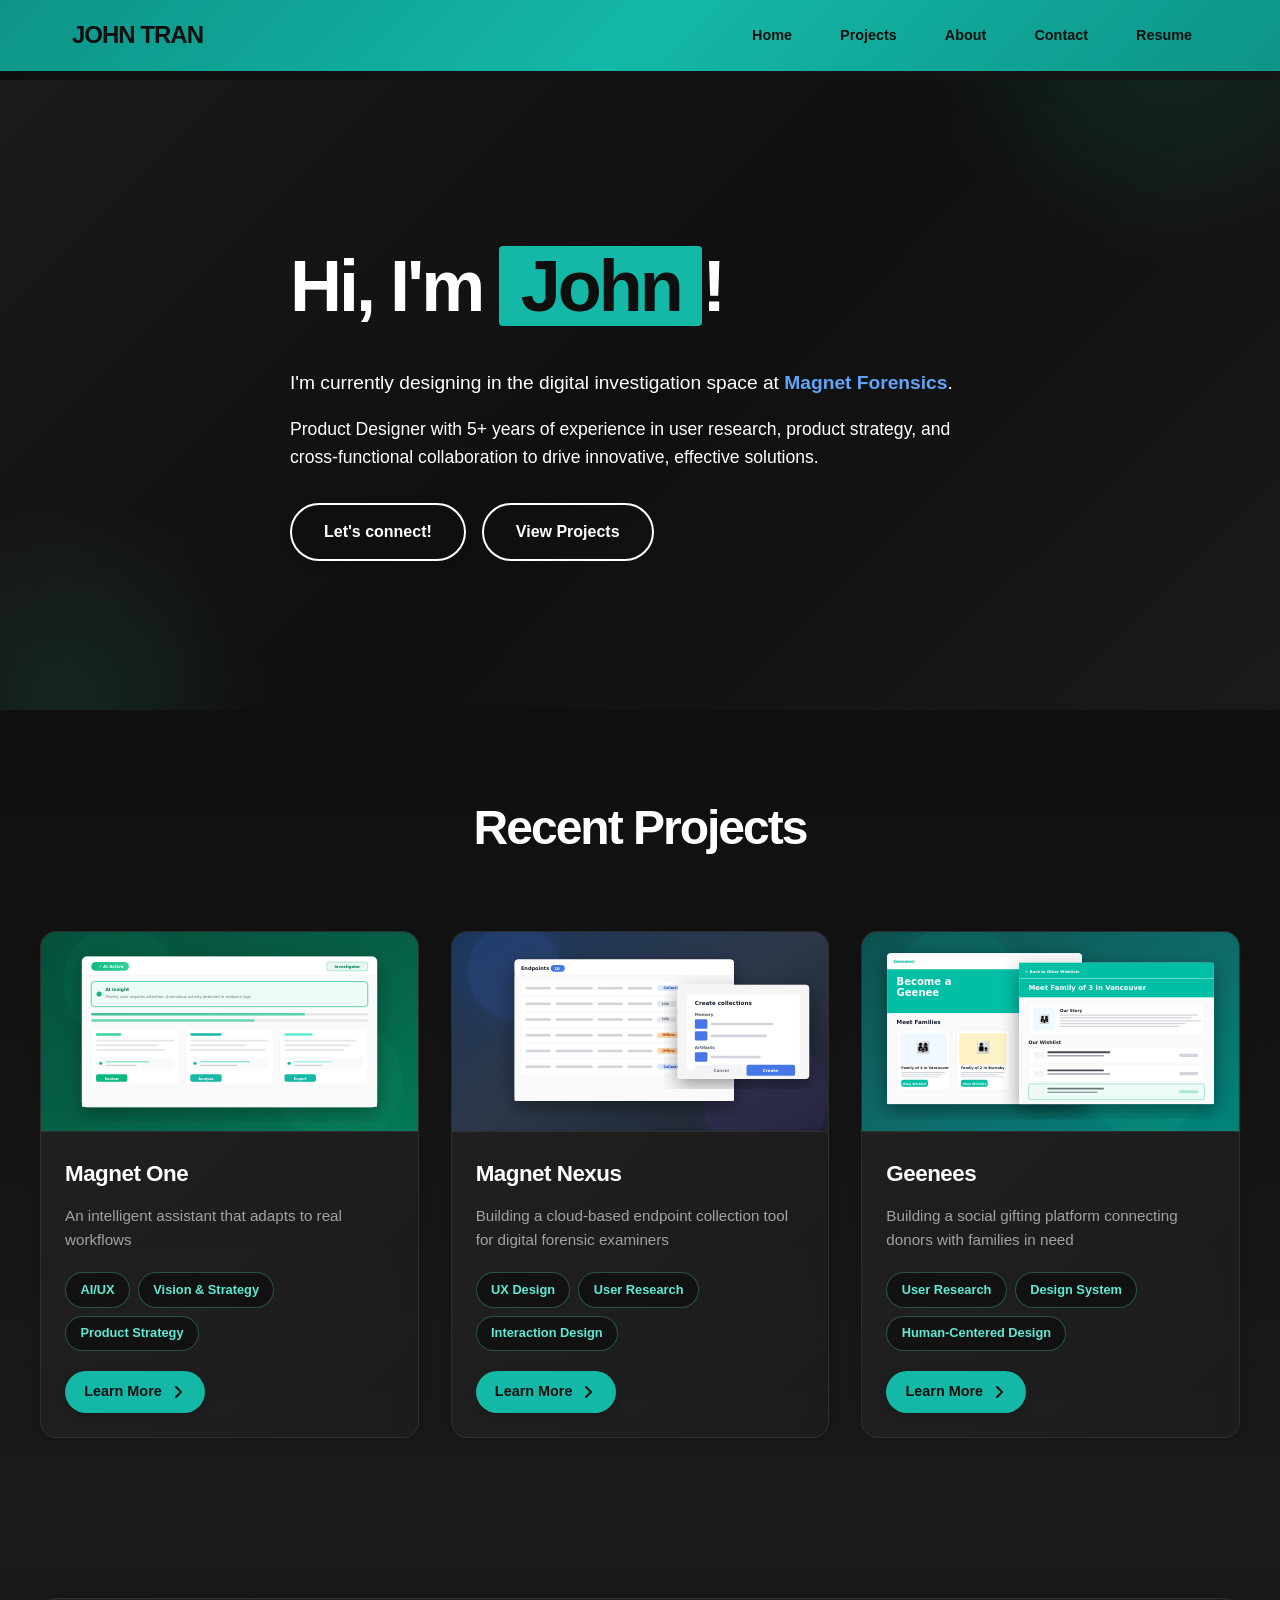
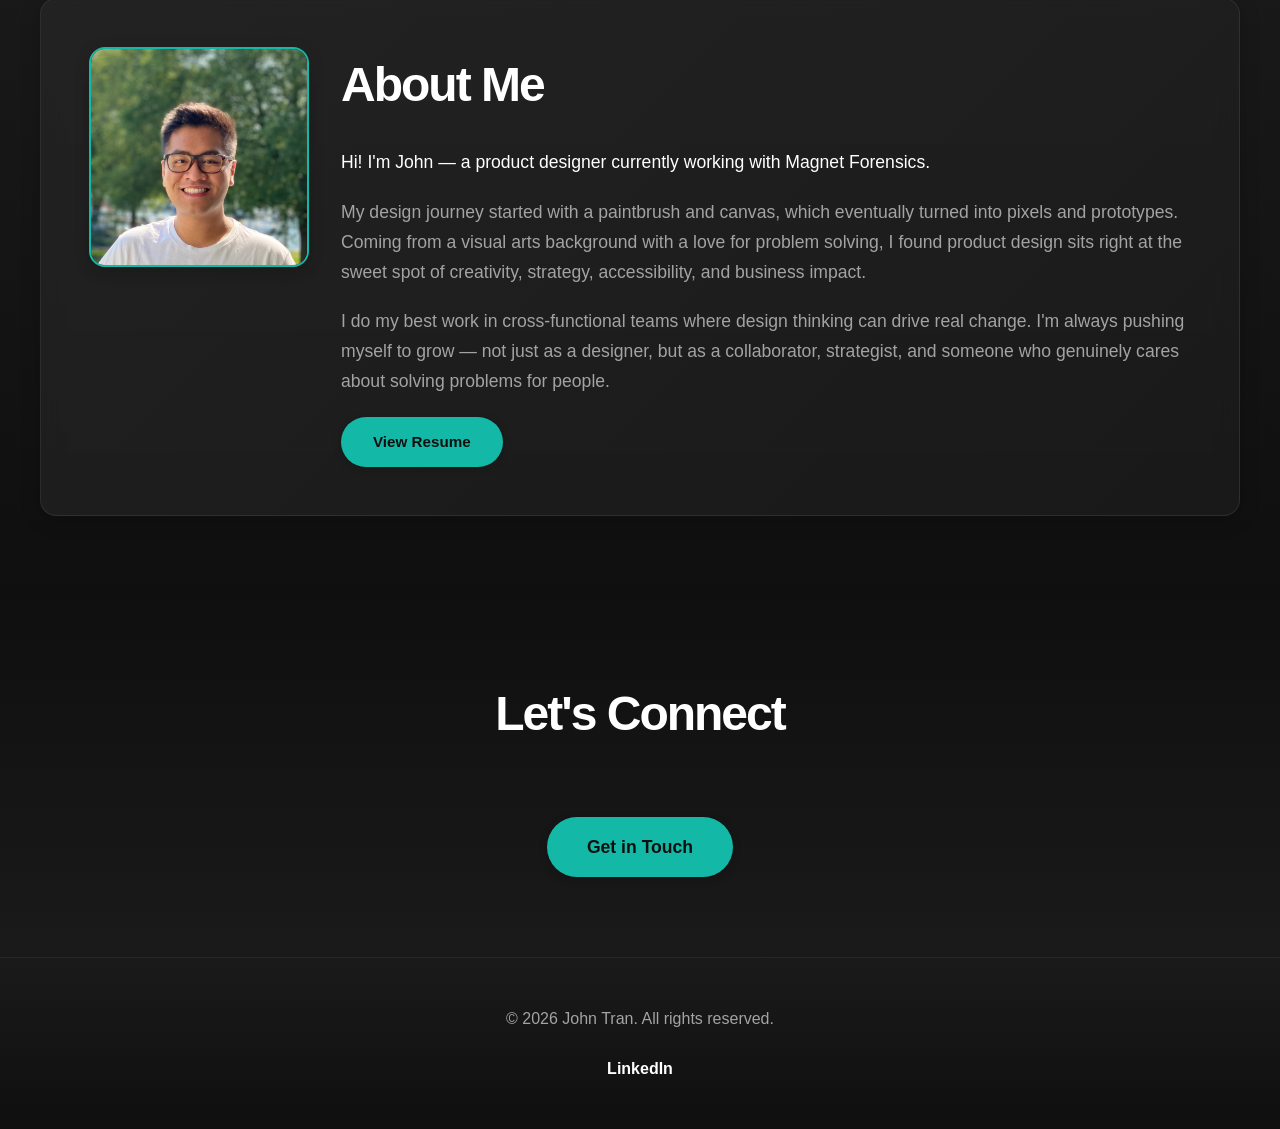
<file: index.html>
<!DOCTYPE html>
<html lang="en">
<head>
    <meta charset="UTF-8">
    <meta name="viewport" content="width=device-width, initial-scale=1.0">
    <title>John Tran - UX Designer</title>
    <link rel="stylesheet" href="styles.css">
</head>
<body>
    <header>
        <nav>
            <div class="logo">John Tran</div>
            <button class="hamburger" aria-label="Toggle menu">
                <span></span>
                <span></span>
                <span></span>
            </button>
            <ul class="nav-links">
                <li><a href="#home">Home</a></li>
                <li><a href="#projects">Projects</a></li>
                <li><a href="#about">About</a></li>
                <li><a href="#contact">Contact</a></li>
                <li><a href="https://drive.google.com/file/d/1FWpOih-pNhgdXhZbxRBR2dGpIJnAVKxP/view?usp=sharing" target="_blank">Resume</a></li>
            </ul>
        </nav>
    </header>

    <main>
        <section id="hero">
            <div class="hero-content">
                <h1>Hi, I'm <span class="highlight">John</span>!</h1>
                <p>I'm currently designing in the digital investigation space at <a href="https://www.magnetforensics.com/" target="_blank" rel="noopener noreferrer" class="hero-link">Magnet Forensics</a>.</p>
                <p class="hero-description">Product Designer with 5+ years of experience in user research, product strategy, and cross-functional collaboration to drive innovative, effective solutions.</p>
                <div class="hero-buttons">
                    <a href="#contact" class="btn-primary">Let's connect!</a>
                    <a href="#projects" class="btn-secondary">View Projects</a>
                </div>
            </div>
        </section>

        <section id="projects">
            <h2>Recent Projects</h2>
            <div class="projects-grid">
                <div class="project-card">
                    <div class="project-image">
                        <img src="magnet-one-hero.svg" alt="Magnet One">
                    </div>
                    <div class="project-info">
                        <h3>Magnet One</h3>
                        <p>An intelligent assistant that adapts to real workflows</p>
                        <div class="tags">
                            <span class="tag">AI/UX</span>
                            <span class="tag">Vision & Strategy</span>
                            <span class="tag">Product Strategy</span>
                        </div>
                        <a href="#" onclick="checkPassword(event)" class="learn-more">
                            Learn More
                            <svg width="16" height="16" viewBox="0 0 16 16" fill="none">
                                <path d="M6 3L11 8L6 13" stroke="currentColor" stroke-width="2" stroke-linecap="round" stroke-linejoin="round"/>
                            </svg>
                        </a>
                    </div>
                </div>

                <div class="project-card">
                    <div class="project-image">
                        <img src="magnet-nexus-hero.svg" alt="Magnet Nexus">
                    </div>
                    <div class="project-info">
                        <h3>Magnet Nexus</h3>
                        <p>Building a cloud-based endpoint collection tool for digital forensic examiners</p>
                        <div class="tags">
                            <span class="tag">UX Design</span>
                            <span class="tag">User Research</span>
                            <span class="tag">Interaction Design</span>
                        </div>
                        <a href="magnet-nexus-portfolio.html" class="learn-more">
                            Learn More
                            <svg width="16" height="16" viewBox="0 0 16 16" fill="none">
                                <path d="M6 3L11 8L6 13" stroke="currentColor" stroke-width="2" stroke-linecap="round" stroke-linejoin="round"/>
                            </svg>
                        </a>
                    </div>
                </div>

                <div class="project-card">
                    <div class="project-image">
                        <img src="geenees-hero.svg" alt="Geenees">
                    </div>
                    <div class="project-info">
                        <h3>Geenees</h3>
                        <p>Building a social gifting platform connecting donors with families in need</p>
                        <div class="tags">
                            <span class="tag">User Research</span>
                            <span class="tag">Design System</span>
                            <span class="tag">Human-Centered Design</span>
                        </div>
                        <a href="geenees-portfolio.html" class="learn-more">
                            Learn More
                            <svg width="16" height="16" viewBox="0 0 16 16" fill="none">
                                <path d="M6 3L11 8L6 13" stroke="currentColor" stroke-width="2" stroke-linecap="round" stroke-linejoin="round"/>
                            </svg>
                        </a>
                    </div>
                </div>
            </div>
        </section>

        <section id="about">
            <div class="about-content">
                <img src="CsmjAOzNAB5CDSib4hjmUPJSLo.avif" alt="John Tran" class="about-photo">
                <div class="about-text">
                    <h2>About Me</h2>
                    <p>Hi! I'm John — a product designer currently working with Magnet Forensics.</p>
                    <p>My design journey started with a paintbrush and canvas, which eventually turned into pixels and prototypes. Coming from a visual arts background with a love for problem solving, I found product design sits right at the sweet spot of creativity, strategy, accessibility, and business impact.</p>
                    <p>I do my best work in cross-functional teams where design thinking can drive real change. I'm always pushing myself to grow — not just as a designer, but as a collaborator, strategist, and someone who genuinely cares about solving problems for people.</p>
                    <a href="https://drive.google.com/file/d/1FWpOih-pNhgdXhZbxRBR2dGpIJnAVKxP/view?usp=sharing" class="resume-btn" target="_blank">View Resume</a>
                </div>
            </div>
        </section>

        <section id="contact">
            <div class="contact-content">
                <h2>Let's Connect</h2>
                <a href="mailto:tran.johnvan@gmail.com" class="contact-btn">Get in Touch</a>
            </div>
        </section>
    </main>

    <footer>
        <p>&copy; 2026 John Tran. All rights reserved.</p>
        <div class="social-links">
            <a href="https://linkedin.com/in/john-t-0a0188128" target="_blank" rel="noopener noreferrer">LinkedIn</a>
        </div>
    </footer>

    <!-- NDA Modal -->
    <div id="ndaModal" class="modal">
        <div class="modal-content">
            <span class="modal-close">&times;</span>
            <div class="modal-icon">
                <svg width="80" height="80" viewBox="0 0 24 24" fill="none" xmlns="http://www.w3.org/2000/svg">
                    <path d="M14 2H6C5.46957 2 4.96086 2.21071 4.58579 2.58579C4.21071 2.96086 4 3.46957 4 4V20C4 20.5304 4.21071 21.0391 4.58579 21.4142C4.96086 21.7893 5.46957 22 6 22H18C18.5304 22 19.0391 21.7893 19.4142 21.4142C19.7893 21.0391 20 20.5304 20 20V8L14 2Z" stroke="#5EEAD4" stroke-width="1.5" stroke-linecap="round" stroke-linejoin="round"/>
                    <path d="M14 2V8H20" stroke="#5EEAD4" stroke-width="1.5" stroke-linecap="round" stroke-linejoin="round"/>
                    <path d="M16 13H8" stroke="#5EEAD4" stroke-width="1.5" stroke-linecap="round" stroke-linejoin="round"/>
                    <path d="M16 17H8" stroke="#5EEAD4" stroke-width="1.5" stroke-linecap="round" stroke-linejoin="round"/>
                    <path d="M10 9H9H8" stroke="#5EEAD4" stroke-width="1.5" stroke-linecap="round" stroke-linejoin="round"/>
                </svg>
            </div>
            <h3>Let's discuss this project</h3>
            <p>Please contact me at <a href="mailto:tran.johnvan@gmail.com">tran.johnvan@gmail.com</a></p>
            <button class="modal-btn" onclick="window.location.href='mailto:tran.johnvan@gmail.com'">Contact Me</button>
        </div>
    </div>

    <script src="script.js"></script>
    <script>
        function checkPassword(event) {
            event.preventDefault();
            const modal = document.getElementById('ndaModal');
            modal.style.display = 'flex';
        }

        // Close modal when clicking X
        document.querySelector('.modal-close').addEventListener('click', function() {
            document.getElementById('ndaModal').style.display = 'none';
        });

        // Close modal when clicking outside
        window.addEventListener('click', function(event) {
            const modal = document.getElementById('ndaModal');
            if (event.target === modal) {
                modal.style.display = 'none';
            }
        });

        // Close modal on Escape key
        document.addEventListener('keydown', function(event) {
            if (event.key === 'Escape') {
                document.getElementById('ndaModal').style.display = 'none';
            }
        });
    </script>
</body>
</html>
</file>
<file: styles.css>
* {
    margin: 0;
    padding: 0;
    box-sizing: border-box;
}

:root {
    --primary-color: #14b8a6;
    --secondary-color: #0d9488;
    --accent-color: #2dd4bf;
    --bg-dark: #1a1a1a;
    --bg-darker: #0f0f0f;
    --bg-card: #2a2a2a;
    --text-light: #ffffff;
    --text-muted: #a3a3a3;
    --text-green: #5eead4;
    --border-color: #404040;
    --border-thick: 1px;
    --radius: 16px;
}

body {
    font-family: -apple-system, BlinkMacSystemFont, 'Segoe UI', Roboto, 'Helvetica Neue', Arial, sans-serif;
    color: var(--text-light);
    background: linear-gradient(135deg, #0f0f0f 0%, #1a1a1a 50%, #0f0f0f 100%);
    line-height: 1.6;
    overflow-x: hidden;
}

header {
    position: fixed;
    top: 0;
    left: 0;
    right: 0;
    background: linear-gradient(135deg, #0d9488 0%, #14b8a6 50%, #0d9488 100%);
    border-bottom: var(--border-thick) solid rgba(20, 184, 166, 0.3);
    backdrop-filter: blur(10px);
    box-shadow: 0 2px 10px rgba(0, 0, 0, 0.2);
    z-index: 1000;
}

nav {
    max-width: 1200px;
    margin: 0 auto;
    padding: 1rem 2rem;
    display: flex;
    justify-content: space-between;
    align-items: center;
}

.logo {
    font-size: 1.5rem;
    font-weight: 900;
    color: var(--bg-darker);
    letter-spacing: -1px;
    text-transform: uppercase;
}

.nav-links {
    display: flex;
    gap: 1rem;
    list-style: none;
}

.nav-links a {
    color: var(--bg-darker);
    text-decoration: none;
    font-weight: 600;
    padding: 0.5rem 1rem;
    background: transparent;
    transition: all 0.3s ease;
    font-size: 0.9rem;
    position: relative;
}

.nav-links a::after {
    content: '';
    position: absolute;
    bottom: 0;
    left: 50%;
    transform: translateX(-50%);
    width: 0;
    height: 2px;
    background: var(--bg-darker);
    transition: width 0.3s ease;
}

.nav-links a:hover::after {
    width: 80%;
}

.nav-links a:hover {
    color: var(--bg-darker);
}

.hamburger {
    display: none;
    flex-direction: column;
    background: none;
    border: none;
    cursor: pointer;
    padding: 0;
    z-index: 1001;
}

.hamburger span {
    width: 25px;
    height: 3px;
    background: var(--bg-darker);
    margin: 3px 0;
    transition: all 0.3s ease;
    border-radius: 3px;
}

.hamburger.active span:nth-child(1) {
    transform: rotate(45deg) translate(8px, 8px);
}

.hamburger.active span:nth-child(2) {
    opacity: 0;
}

.hamburger.active span:nth-child(3) {
    transform: rotate(-45deg) translate(7px, -7px);
}

main {
    margin-top: 80px;
}

#hero {
    min-height: 70vh;
    display: flex;
    align-items: center;
    justify-content: center;
    background: linear-gradient(135deg, #1a1a1a 0%, #0f0f0f 50%, #1a1a1a 100%);
    padding: 4rem 2rem;
    position: relative;
    overflow: hidden;
}

#hero::before {
    content: '';
    position: absolute;
    top: -50%;
    right: -10%;
    width: 500px;
    height: 500px;
    background: radial-gradient(circle, rgba(16, 185, 129, 0.15) 0%, transparent 70%);
    border-radius: 50%;
    animation: float 8s ease-in-out infinite;
}

#hero::after {
    content: '';
    position: absolute;
    bottom: -30%;
    left: -10%;
    width: 400px;
    height: 400px;
    background: radial-gradient(circle, rgba(52, 211, 153, 0.1) 0%, transparent 70%);
    border-radius: 50%;
    animation: float 6s ease-in-out infinite reverse;
}

@keyframes float {
    0%, 100% {
        transform: translateY(0) translateX(0);
    }
    50% {
        transform: translateY(-30px) translateX(20px);
    }
}

.hero-content {
    max-width: 700px;
    text-align: left;
    position: relative;
    z-index: 1;
}

.hero-content h1 {
    font-size: 4.5rem;
    margin-bottom: 1.5rem;
    font-weight: 900;
    color: var(--text-light);
    letter-spacing: -3px;
    animation: fadeInUp 0.8s ease;
}

.hero-content h1 .highlight {
    background: var(--primary-color);
    color: var(--bg-darker);
    padding: 0 0.3em;
    border-radius: 4px;
}

.hero-content p {
    font-size: 1.2rem;
    color: var(--text-light);
    font-weight: 400;
    margin-bottom: 1rem;
    animation: fadeInUp 0.8s ease 0.2s both;
}

.hero-content .hero-link {
    color: #60a5fa;
    text-decoration: none;
    font-weight: 600;
    transition: color 0.2s ease;
}

.hero-content .hero-link:hover {
    color: #93c5fd;
}

.hero-content .hero-description {
    font-size: 1.1rem;
    color: var(--text-light);
    line-height: 1.6;
    margin-bottom: 2rem;
}

.hero-buttons {
    display: flex;
    gap: 1rem;
    animation: fadeInUp 0.8s ease 0.4s both;
}

.btn-primary {
    padding: 0.9rem 2rem;
    background: var(--bg-darker);
    color: var(--text-light);
    text-decoration: none;
    border-radius: 50px;
    border: 2px solid var(--text-light);
    font-weight: 800;
    font-size: 1rem;
    transition: all 0.3s ease;
    box-shadow: 0 2px 10px rgba(0, 0, 0, 0.15);
}

.btn-primary:hover {
    background: var(--text-light);
    color: var(--bg-darker);
    transform: translateY(-2px);
    box-shadow: 0 4px 15px rgba(0, 0, 0, 0.2);
}

.btn-secondary {
    padding: 0.9rem 2rem;
    background: transparent;
    color: var(--text-light);
    text-decoration: none;
    border-radius: 50px;
    border: 2px solid var(--text-light);
    font-weight: 800;
    font-size: 1rem;
    transition: all 0.3s ease;
}

.btn-secondary:hover {
    background: var(--text-light);
    color: var(--bg-darker);
    transform: translateY(-2px);
    box-shadow: 0 2px 10px rgba(0, 0, 0, 0.1);
}

@keyframes fadeInUp {
    from {
        opacity: 0;
        transform: translateY(30px);
    }
    to {
        opacity: 1;
        transform: translateY(0);
    }
}

section {
    padding: 5rem 2rem;
}

#projects {
    background: linear-gradient(180deg, #0f0f0f 0%, #1a1a1a 100%);
}

h2 {
    font-size: 3rem;
    text-align: center;
    margin-bottom: 4rem;
    color: var(--text-light);
    font-weight: 800;
    letter-spacing: -2px;
}

.projects-grid {
    max-width: 1200px;
    margin: 0 auto;
    display: grid;
    grid-template-columns: repeat(auto-fit, minmax(320px, 1fr));
    gap: 2rem;
}

.project-card {
    background: linear-gradient(135deg, rgba(42, 42, 42, 0.6) 0%, rgba(31, 31, 31, 0.6) 100%);
    border-radius: var(--radius);
    overflow: hidden;
    border: 1px solid rgba(64, 64, 64, 0.5);
    backdrop-filter: blur(10px);
    transition: all 0.3s ease;
    box-shadow: 0 2px 10px rgba(0, 0, 0, 0.2);
}

.project-card:hover {
    transform: translateY(-8px);
    border-color: var(--primary-color);
    box-shadow: 0 8px 25px rgba(0, 0, 0, 0.3);
}

.project-image {
    width: 100%;
    height: 200px;
    overflow: hidden;
    border-bottom: 1px solid rgba(64, 64, 64, 0.5);
}

.project-image img {
    width: 100%;
    height: 100%;
    object-fit: cover;
    transition: transform 0.3s ease;
    image-rendering: -webkit-optimize-contrast;
    image-rendering: crisp-edges;
}

.project-card:hover .project-image img {
    transform: scale(1.05);
}

.project-info {
    padding: 1.5rem;
}

.project-info h3 {
    font-size: 1.4rem;
    margin-bottom: 0.75rem;
    color: var(--text-light);
    font-weight: 800;
    letter-spacing: -0.5px;
}

.project-info p {
    color: var(--text-muted);
    margin-bottom: 1.25rem;
    line-height: 1.6;
    font-size: 0.95rem;
}

.tags {
    display: flex;
    flex-wrap: wrap;
    gap: 0.5rem;
    margin-bottom: 1.25rem;
}

.tag {
    background: rgba(15, 15, 15, 0.8);
    color: var(--text-green);
    border: 1px solid rgba(94, 234, 212, 0.3);
    padding: 0.4rem 0.9rem;
    border-radius: 20px;
    font-size: 0.8rem;
    font-weight: 700;
    backdrop-filter: blur(5px);
}

.learn-more {
    display: inline-flex;
    align-items: center;
    gap: 0.5rem;
    color: var(--bg-darker);
    background: var(--primary-color);
    padding: 0.6rem 1.2rem;
    border: none;
    border-radius: 50px;
    text-decoration: none;
    font-weight: 700;
    font-size: 0.9rem;
    transition: all 0.3s ease;
    box-shadow: 0 2px 8px rgba(0, 0, 0, 0.2);
}

.learn-more:hover {
    transform: translateY(-2px);
    background: var(--secondary-color);
    box-shadow: 0 4px 12px rgba(0, 0, 0, 0.3);
}

.learn-more svg {
    transition: transform 0.3s ease;
}

.learn-more:hover svg {
    transform: translateX(4px);
}

#about {
    background: linear-gradient(180deg, #1a1a1a 0%, #0f0f0f 100%);
}

.about-content {
    max-width: 1200px;
    margin: 0 auto;
    padding: 3rem;
    background: linear-gradient(135deg, rgba(42, 42, 42, 0.6) 0%, rgba(31, 31, 31, 0.6) 100%);
    border: 1px solid rgba(64, 64, 64, 0.5);
    border-radius: var(--radius);
    backdrop-filter: blur(10px);
    box-shadow: 0 4px 20px rgba(0, 0, 0, 0.2);
    display: flex;
    gap: 2rem;
    align-items: flex-start;
}

.about-photo {
    width: 220px;
    height: 220px;
    flex-shrink: 0;
    object-fit: cover;
    border: 2px solid var(--primary-color);
    border-radius: var(--radius);
    box-shadow: 0 4px 15px rgba(0, 0, 0, 0.2);
}

.about-text {
    flex: 1;
}

.about-content h2 {
    text-align: left;
    margin-bottom: 1.5rem;
}

.about-content p {
    font-size: 1.1rem;
    color: var(--text-muted);
    line-height: 1.7;
    text-align: left;
    margin-bottom: 1.25rem;
}

.about-content p:first-of-type {
    color: var(--text-light);
    font-weight: 500;
}

.resume-btn {
    display: inline-block;
    padding: 0.8rem 2rem;
    background: var(--primary-color);
    color: var(--bg-darker);
    text-decoration: none;
    border-radius: 50px;
    border: none;
    font-weight: 800;
    font-size: 0.95rem;
    transition: all 0.3s ease;
    box-shadow: 0 2px 8px rgba(0, 0, 0, 0.2);
}

.resume-btn:hover {
    transform: translateY(-2px);
    background: var(--secondary-color);
    box-shadow: 0 4px 12px rgba(0, 0, 0, 0.3);
}

#contact {
    background: linear-gradient(180deg, #0f0f0f 0%, #1a1a1a 100%);
}

.contact-content {
    max-width: 600px;
    margin: 0 auto;
    text-align: center;
}

.contact-content h2 {
    color: var(--text-light);
}

.contact-content p {
    font-size: 1.2rem;
    margin-bottom: 2rem;
    color: var(--text-muted);
}

.contact-btn {
    display: inline-block;
    padding: 1rem 2.5rem;
    background: var(--primary-color);
    color: var(--bg-darker);
    text-decoration: none;
    border-radius: 50px;
    border: none;
    font-weight: 800;
    font-size: 1.1rem;
    transition: all 0.3s ease;
    box-shadow: 0 2px 10px rgba(0, 0, 0, 0.2);
}

.contact-btn:hover {
    transform: translateY(-3px);
    background: var(--secondary-color);
    box-shadow: 0 4px 15px rgba(0, 0, 0, 0.3);
}

footer {
    background: linear-gradient(180deg, #1a1a1a 0%, #0f0f0f 100%);
    color: var(--text-muted);
    padding: 3rem 2rem;
    text-align: center;
    border-top: 1px solid rgba(64, 64, 64, 0.5);
}

.social-links {
    margin-top: 1.5rem;
    display: flex;
    gap: 2rem;
    justify-content: center;
}

.social-links a {
    color: var(--text-light);
    text-decoration: none;
    font-weight: 600;
    transition: all 0.3s ease;
}

.social-links a:hover {
    color: var(--primary-color);
}

@media (max-width: 768px) {
    .hamburger {
        display: flex;
    }

    .nav-links {
        position: fixed;
        top: 0;
        right: -100%;
        height: 100vh;
        width: 70%;
        max-width: 300px;
        background: var(--primary-color);
        border-left: 1px solid rgba(15, 15, 15, 0.3);
        flex-direction: column;
        justify-content: center;
        align-items: center;
        gap: 1.5rem;
        transition: right 0.3s ease;
        box-shadow: -4px 0 15px rgba(0, 0, 0, 0.3);
    }

    .nav-links.active {
        right: 0;
    }

    .nav-links a {
        font-size: 1.2rem;
    }

    .hero-content {
        text-align: center;
    }

    .hero-content h1 {
        font-size: 2.5rem;
        letter-spacing: -1px;
    }

    .hero-buttons {
        flex-direction: column;
    }

    .btn-primary,
    .btn-secondary {
        text-align: center;
    }

    .about-content {
        flex-direction: column;
        align-items: center;
    }

    .about-photo {
        margin-bottom: 1.5rem;
    }

    .about-text {
        width: 100%;
    }

    .hero-content p {
        font-size: 1.2rem;
    }

    .projects-grid {
        grid-template-columns: 1fr;
    }

    h2 {
        font-size: 2rem;
    }

    .project-image {
        height: 250px;
        background: var(--bg-card);
    }

    .project-image img {
        object-fit: contain;
        object-position: center;
        image-rendering: auto;
        image-rendering: -webkit-optimize-quality;
    }
}

/* NDA Modal */
.modal {
    display: none;
    position: fixed;
    top: 0;
    left: 0;
    width: 100%;
    height: 100%;
    background: rgba(0, 0, 0, 0.85);
    backdrop-filter: blur(8px);
    z-index: 10000;
    align-items: center;
    justify-content: center;
    animation: fadeIn 0.3s ease;
}

@keyframes fadeIn {
    from {
        opacity: 0;
    }
    to {
        opacity: 1;
    }
}

.modal-content {
    background: linear-gradient(135deg, #2a2a2a 0%, #1f1f1f 100%);
    border: 2px solid rgba(94, 234, 212, 0.3);
    border-radius: 16px;
    padding: 3rem 2.5rem;
    max-width: 500px;
    width: 90%;
    text-align: center;
    position: relative;
    box-shadow: 0 20px 60px rgba(0, 0, 0, 0.5);
    animation: slideUp 0.4s ease;
}

@keyframes slideUp {
    from {
        transform: translateY(30px);
        opacity: 0;
    }
    to {
        transform: translateY(0);
        opacity: 1;
    }
}

.modal-close {
    position: absolute;
    top: 1rem;
    right: 1rem;
    font-size: 2rem;
    color: var(--text-muted);
    cursor: pointer;
    width: 40px;
    height: 40px;
    display: flex;
    align-items: center;
    justify-content: center;
    border-radius: 50%;
    transition: all 0.3s ease;
    line-height: 1;
}

.modal-close:hover {
    background: rgba(94, 234, 212, 0.1);
    color: var(--primary-color);
    transform: rotate(90deg);
}

.modal-icon {
    font-size: 4rem;
    margin-bottom: 1rem;
    animation: pulse 2s ease-in-out infinite;
}

@keyframes pulse {
    0%, 100% {
        transform: scale(1);
    }
    50% {
        transform: scale(1.1);
    }
}

.modal-content h3 {
    font-size: 1.8rem;
    color: var(--text-light);
    margin-bottom: 1rem;
    font-weight: 800;
}

.modal-content p {
    font-size: 1.1rem;
    color: var(--text-muted);
    line-height: 1.6;
    margin-bottom: 2rem;
}

.modal-content p a {
    color: var(--primary-color);
    text-decoration: none;
    font-weight: 600;
    transition: color 0.3s ease;
}

.modal-content p a:hover {
    color: var(--secondary-color);
    text-decoration: underline;
}

.modal-btn {
    display: inline-block;
    padding: 1rem 2.5rem;
    background: var(--primary-color);
    color: var(--bg-darker);
    border: none;
    border-radius: 50px;
    font-weight: 800;
    font-size: 1rem;
    cursor: pointer;
    transition: all 0.3s ease;
    box-shadow: 0 4px 15px rgba(0, 0, 0, 0.3);
}

.modal-btn:hover {
    transform: translateY(-2px);
    background: var(--secondary-color);
    box-shadow: 0 6px 20px rgba(0, 0, 0, 0.4);
}

@media (max-width: 768px) {
    .modal-content {
        padding: 2rem 1.5rem;
    }

    .modal-content h3 {
        font-size: 1.5rem;
    }

    .modal-icon {
        font-size: 3rem;
    }
}
</file>
